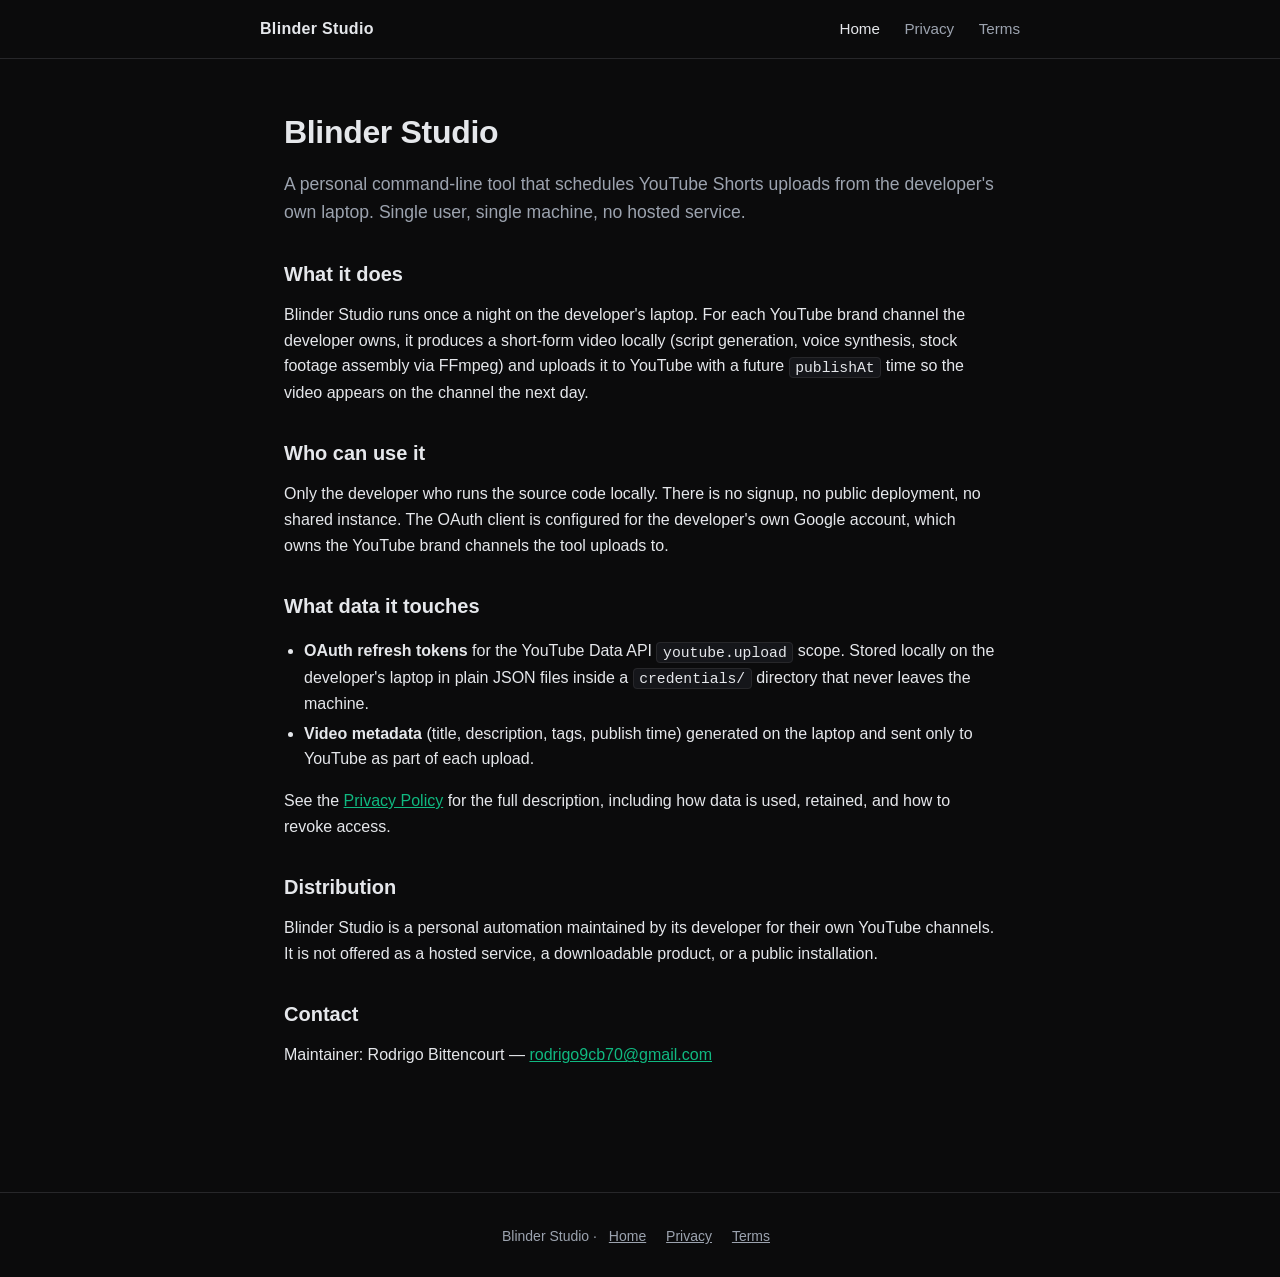
<file: index.html>
<!DOCTYPE html>
<html lang="en">
<head>
    <meta charset="UTF-8">
    <meta name="viewport" content="width=device-width, initial-scale=1.0">
    <title>Blinder Studio</title>
    <meta name="description" content="Blinder Studio is a personal command-line tool that schedules YouTube Shorts uploads from the developer's own laptop.">
    <!-- Google Search Console verification: replace the content below with the
         token Google gives you after adding the property at
         https://search.google.com/search-console (Domain or URL prefix). -->
    <meta name="google-site-verification" content="zmbJ94eIl1I_OO5s3TZQxR7ZvAHS45X0x0WiAyzN9FM">
    <link rel="stylesheet" href="style.css">
</head>
<body>
    <header>
        <div class="inner">
            <a href="/" class="brand">Blinder Studio</a>
            <nav>
                <a href="/" class="active">Home</a>
                <a href="privacy.html">Privacy</a>
                <a href="terms.html">Terms</a>
            </nav>
        </div>
    </header>

    <main>
        <h1>Blinder Studio</h1>
        <p class="lead">
            A personal command-line tool that schedules YouTube Shorts uploads from the
            developer's own laptop. Single user, single machine, no hosted service.
        </p>

        <h2>What it does</h2>
        <p>
            Blinder Studio runs once a night on the developer's laptop. For each YouTube
            brand channel the developer owns, it produces a short-form video locally
            (script generation, voice synthesis, stock footage assembly via FFmpeg) and
            uploads it to YouTube with a future <code>publishAt</code> time so the video
            appears on the channel the next day.
        </p>

        <h2>Who can use it</h2>
        <p>
            Only the developer who runs the source code locally. There is no signup,
            no public deployment, no shared instance. The OAuth client is configured
            for the developer's own Google account, which owns the YouTube brand
            channels the tool uploads to.
        </p>

        <h2>What data it touches</h2>
        <ul>
            <li>
                <strong>OAuth refresh tokens</strong> for the YouTube Data API
                <code>youtube.upload</code> scope. Stored locally on the developer's
                laptop in plain JSON files inside a <code>credentials/</code>
                directory that never leaves the machine.
            </li>
            <li>
                <strong>Video metadata</strong> (title, description, tags, publish time)
                generated on the laptop and sent only to YouTube as part of each upload.
            </li>
        </ul>
        <p>
            See the <a href="privacy.html">Privacy Policy</a> for the full description,
            including how data is used, retained, and how to revoke access.
        </p>

        <h2>Distribution</h2>
        <p>
            Blinder Studio is a personal automation maintained by its developer for
            their own YouTube channels. It is not offered as a hosted service, a
            downloadable product, or a public installation.
        </p>

        <h2>Contact</h2>
        <p>
            Maintainer: Rodrigo Bittencourt &mdash;
            <a href="mailto:rodrigo9cb70@gmail.com">rodrigo9cb70@gmail.com</a>
        </p>
    </main>

    <footer>
        Blinder Studio &middot;
        <a href="/">Home</a>
        <a href="privacy.html">Privacy</a>
        <a href="terms.html">Terms</a>
    </footer>
</body>
</html>
</file>
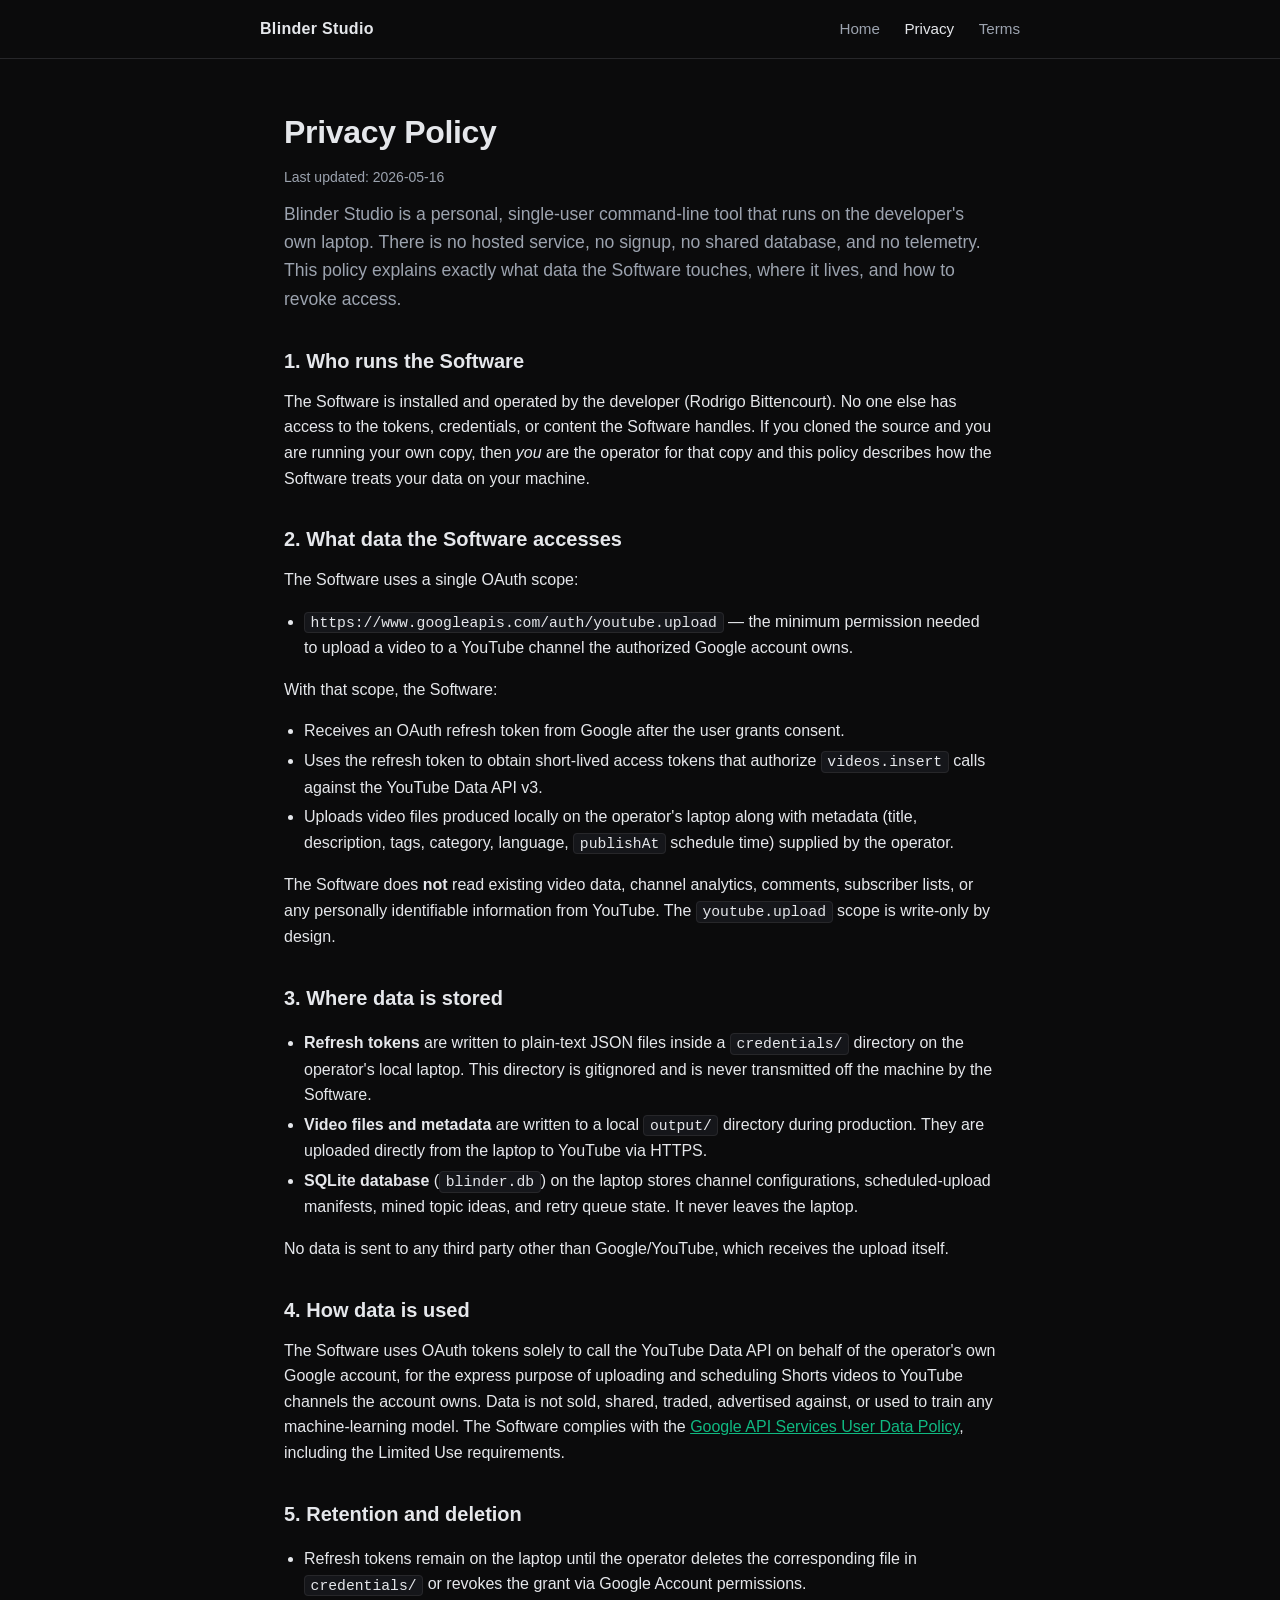
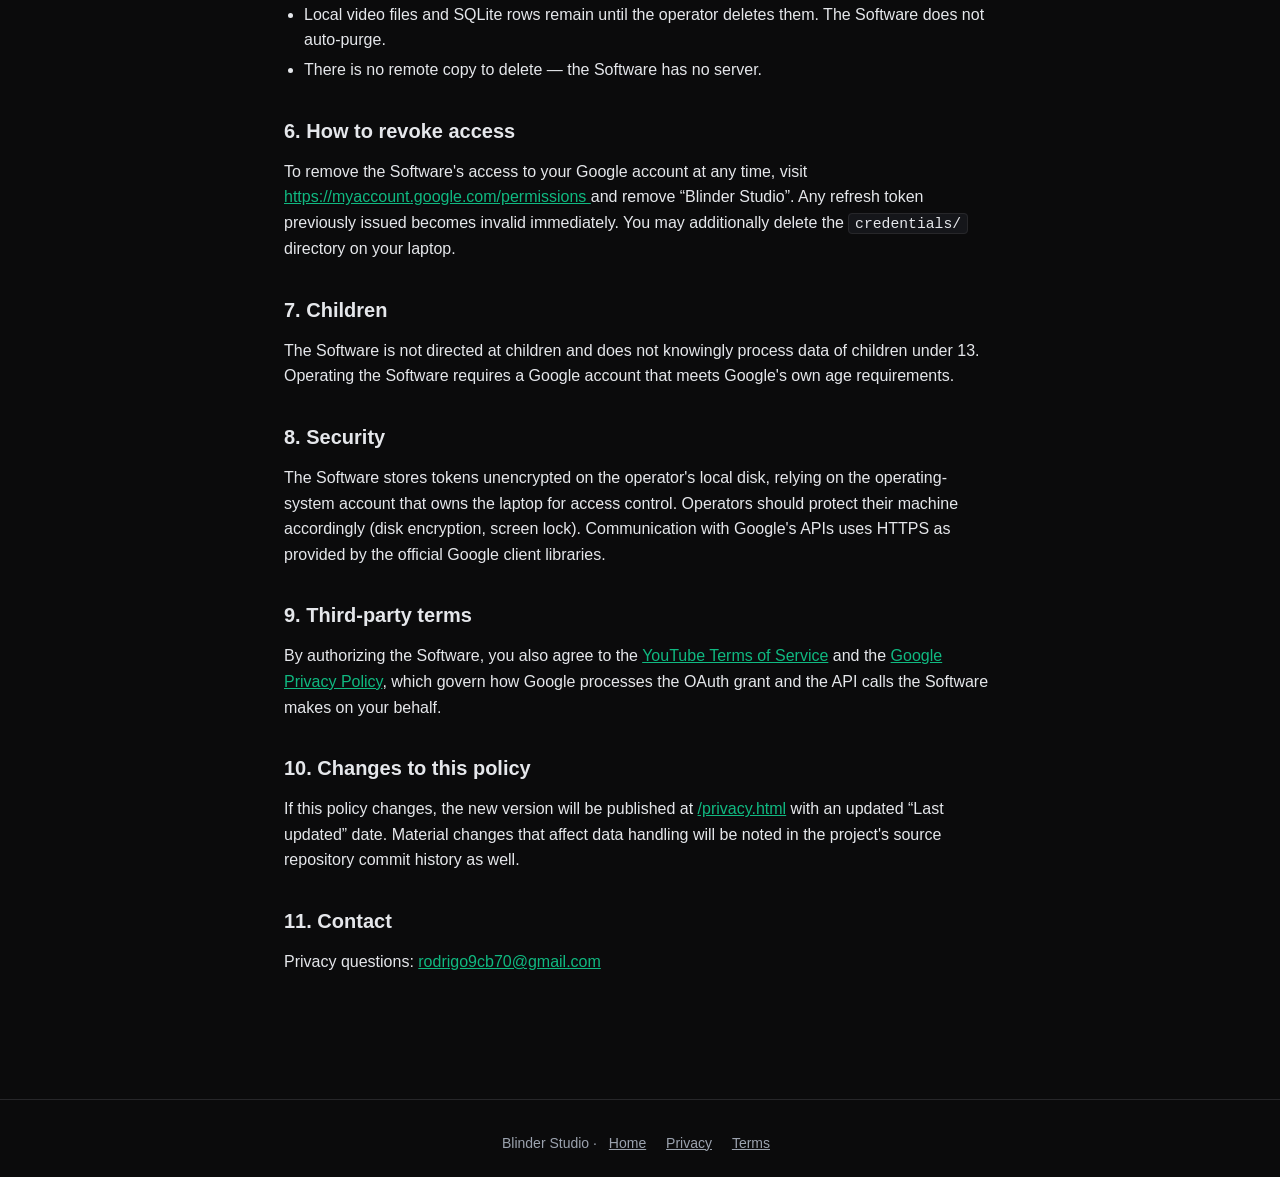
<file: privacy.html>
<!DOCTYPE html>
<html lang="en">
<head>
    <meta charset="UTF-8">
    <meta name="viewport" content="width=device-width, initial-scale=1.0">
    <title>Privacy Policy &mdash; Blinder Studio</title>
    <meta name="description" content="Privacy Policy for Blinder Studio, a personal YouTube Shorts scheduling tool.">
    <link rel="stylesheet" href="style.css">
</head>
<body>
    <header>
        <div class="inner">
            <a href="/" class="brand">Blinder Studio</a>
            <nav>
                <a href="/">Home</a>
                <a href="privacy.html" class="active">Privacy</a>
                <a href="terms.html">Terms</a>
            </nav>
        </div>
    </header>

    <main>
        <h1>Privacy Policy</h1>
        <p class="meta">Last updated: 2026-05-16</p>

        <p class="lead">
            Blinder Studio is a personal, single-user command-line tool that runs on
            the developer's own laptop. There is no hosted service, no signup, no
            shared database, and no telemetry. This policy explains exactly what data
            the Software touches, where it lives, and how to revoke access.
        </p>

        <h2>1. Who runs the Software</h2>
        <p>
            The Software is installed and operated by the developer (Rodrigo
            Bittencourt). No one else has access to the tokens, credentials, or
            content the Software handles. If you cloned the source and you are running
            your own copy, then <em>you</em> are the operator for that copy and this
            policy describes how the Software treats your data on your machine.
        </p>

        <h2>2. What data the Software accesses</h2>
        <p>The Software uses a single OAuth scope:</p>
        <ul>
            <li>
                <code>https://www.googleapis.com/auth/youtube.upload</code> &mdash;
                the minimum permission needed to upload a video to a YouTube channel
                the authorized Google account owns.
            </li>
        </ul>
        <p>
            With that scope, the Software:
        </p>
        <ul>
            <li>Receives an OAuth refresh token from Google after the user grants consent.</li>
            <li>
                Uses the refresh token to obtain short-lived access tokens that
                authorize <code>videos.insert</code> calls against the YouTube
                Data API v3.
            </li>
            <li>
                Uploads video files produced locally on the operator's laptop along
                with metadata (title, description, tags, category, language,
                <code>publishAt</code> schedule time) supplied by the operator.
            </li>
        </ul>
        <p>
            The Software does <strong>not</strong> read existing video data, channel
            analytics, comments, subscriber lists, or any personally identifiable
            information from YouTube. The <code>youtube.upload</code> scope is
            write-only by design.
        </p>

        <h2>3. Where data is stored</h2>
        <ul>
            <li>
                <strong>Refresh tokens</strong> are written to plain-text JSON files
                inside a <code>credentials/</code> directory on the operator's local
                laptop. This directory is gitignored and is never transmitted off the
                machine by the Software.
            </li>
            <li>
                <strong>Video files and metadata</strong> are written to a local
                <code>output/</code> directory during production. They are uploaded
                directly from the laptop to YouTube via HTTPS.
            </li>
            <li>
                <strong>SQLite database</strong> (<code>blinder.db</code>) on the
                laptop stores channel configurations, scheduled-upload manifests,
                mined topic ideas, and retry queue state. It never leaves the
                laptop.
            </li>
        </ul>
        <p>
            No data is sent to any third party other than Google/YouTube, which
            receives the upload itself.
        </p>

        <h2>4. How data is used</h2>
        <p>
            The Software uses OAuth tokens solely to call the YouTube Data API on
            behalf of the operator's own Google account, for the express purpose of
            uploading and scheduling Shorts videos to YouTube channels the account
            owns. Data is not sold, shared, traded, advertised against, or used to
            train any machine-learning model. The Software complies with the
            <a href="https://developers.google.com/terms/api-services-user-data-policy"
               rel="noopener">Google API Services User Data Policy</a>,
            including the Limited Use requirements.
        </p>

        <h2>5. Retention and deletion</h2>
        <ul>
            <li>
                Refresh tokens remain on the laptop until the operator deletes the
                corresponding file in <code>credentials/</code> or revokes the grant
                via Google Account permissions.
            </li>
            <li>
                Local video files and SQLite rows remain until the operator deletes
                them. The Software does not auto-purge.
            </li>
            <li>
                There is no remote copy to delete &mdash; the Software has no server.
            </li>
        </ul>

        <h2>6. How to revoke access</h2>
        <p>
            To remove the Software's access to your Google account at any time, visit
            <a href="https://myaccount.google.com/permissions" rel="noopener">
                https://myaccount.google.com/permissions
            </a>
            and remove &ldquo;Blinder Studio&rdquo;. Any refresh token previously
            issued becomes invalid immediately. You may additionally delete the
            <code>credentials/</code> directory on your laptop.
        </p>

        <h2>7. Children</h2>
        <p>
            The Software is not directed at children and does not knowingly process
            data of children under 13. Operating the Software requires a Google
            account that meets Google's own age requirements.
        </p>

        <h2>8. Security</h2>
        <p>
            The Software stores tokens unencrypted on the operator's local disk,
            relying on the operating-system account that owns the laptop for access
            control. Operators should protect their machine accordingly (disk
            encryption, screen lock). Communication with Google's APIs uses HTTPS as
            provided by the official Google client libraries.
        </p>

        <h2>9. Third-party terms</h2>
        <p>
            By authorizing the Software, you also agree to the
            <a href="https://www.youtube.com/t/terms" rel="noopener">YouTube Terms of Service</a>
            and the
            <a href="https://policies.google.com/privacy" rel="noopener">Google Privacy Policy</a>,
            which govern how Google processes the OAuth grant and the API calls the
            Software makes on your behalf.
        </p>

        <h2>10. Changes to this policy</h2>
        <p>
            If this policy changes, the new version will be published at
            <a href="privacy.html">/privacy.html</a> with an updated &ldquo;Last
            updated&rdquo; date. Material changes that affect data handling will be
            noted in the project's source repository commit history as well.
        </p>

        <h2>11. Contact</h2>
        <p>
            Privacy questions:
            <a href="mailto:rodrigo9cb70@gmail.com">rodrigo9cb70@gmail.com</a>
        </p>
    </main>

    <footer>
        Blinder Studio &middot;
        <a href="/">Home</a>
        <a href="privacy.html">Privacy</a>
        <a href="terms.html">Terms</a>
    </footer>
</body>
</html>
</file>
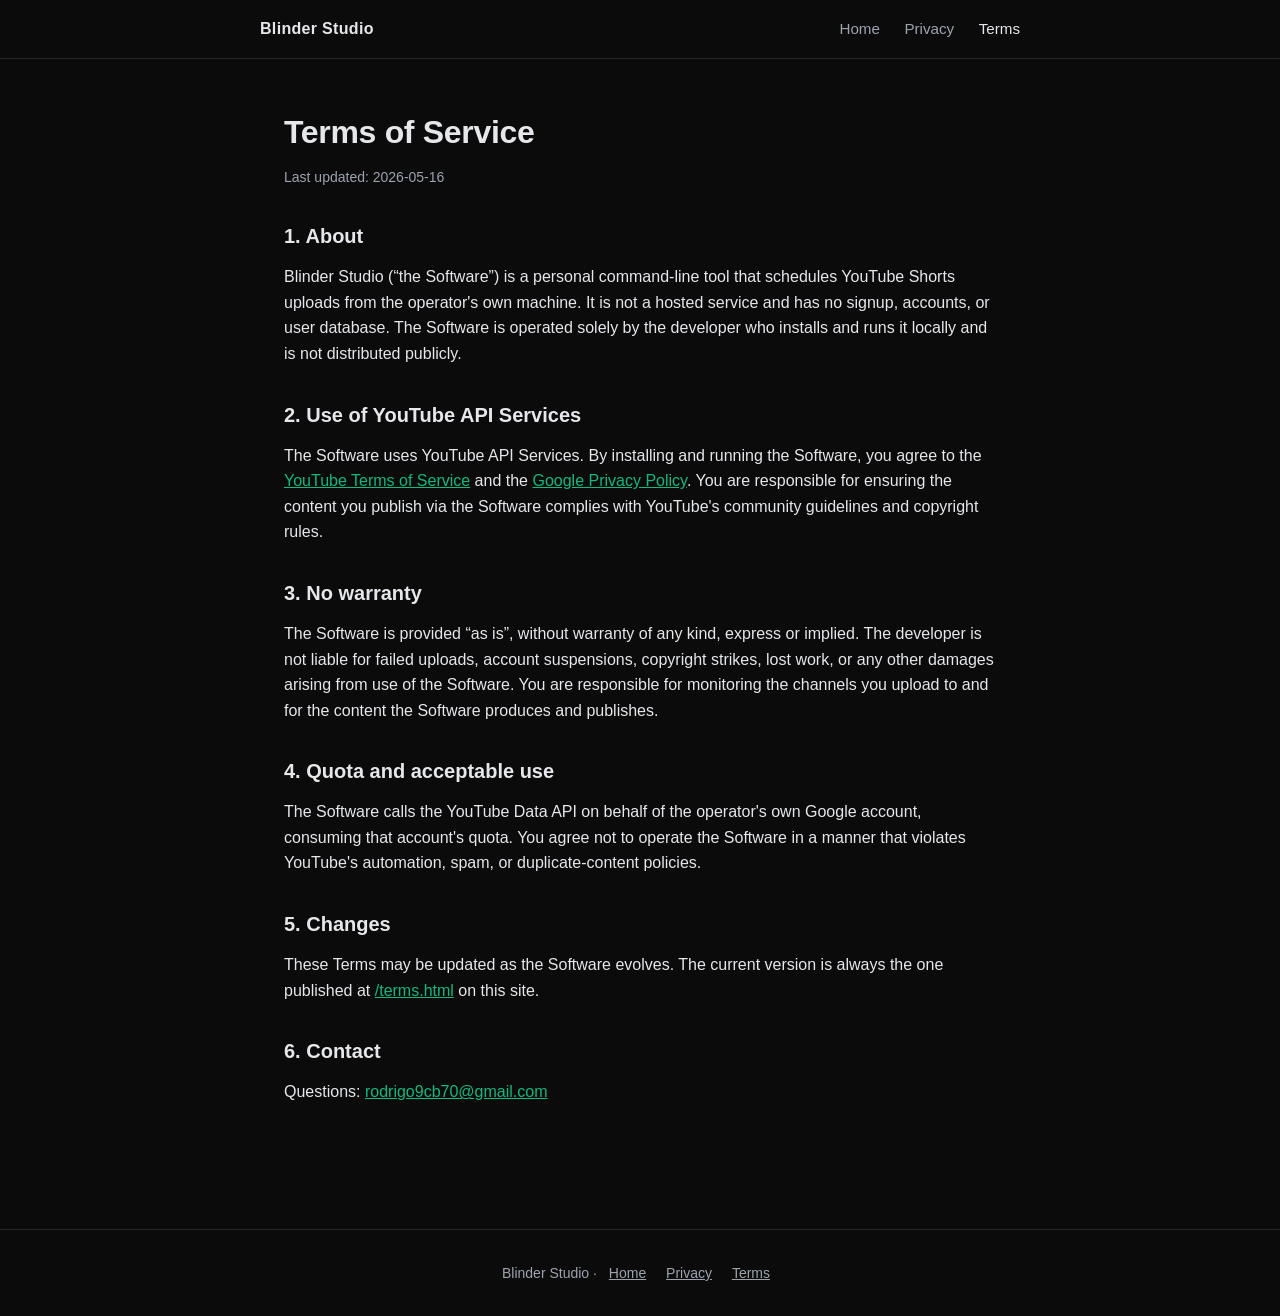
<file: terms.html>
<!DOCTYPE html>
<html lang="en">
<head>
    <meta charset="UTF-8">
    <meta name="viewport" content="width=device-width, initial-scale=1.0">
    <title>Terms of Service &mdash; Blinder Studio</title>
    <meta name="description" content="Terms of Service for Blinder Studio, a personal YouTube Shorts scheduling tool.">
    <link rel="stylesheet" href="style.css">
</head>
<body>
    <header>
        <div class="inner">
            <a href="/" class="brand">Blinder Studio</a>
            <nav>
                <a href="/">Home</a>
                <a href="privacy.html">Privacy</a>
                <a href="terms.html" class="active">Terms</a>
            </nav>
        </div>
    </header>

    <main>
        <h1>Terms of Service</h1>
        <p class="meta">Last updated: 2026-05-16</p>

        <h2>1. About</h2>
        <p>
            Blinder Studio (&ldquo;the Software&rdquo;) is a personal command-line
            tool that schedules YouTube Shorts uploads from the operator's own
            machine. It is not a hosted service and has no signup, accounts, or
            user database. The Software is operated solely by the developer who
            installs and runs it locally and is not distributed publicly.
        </p>

        <h2>2. Use of YouTube API Services</h2>
        <p>
            The Software uses YouTube API Services. By installing and running the
            Software, you agree to the
            <a href="https://www.youtube.com/t/terms" rel="noopener">YouTube Terms of Service</a>
            and the
            <a href="https://policies.google.com/privacy" rel="noopener">Google Privacy Policy</a>.
            You are responsible for ensuring the content you publish via the Software
            complies with YouTube's community guidelines and copyright rules.
        </p>

        <h2>3. No warranty</h2>
        <p>
            The Software is provided &ldquo;as is&rdquo;, without warranty of any kind,
            express or implied. The developer is not liable for failed uploads, account
            suspensions, copyright strikes, lost work, or any other damages arising
            from use of the Software. You are responsible for monitoring the channels
            you upload to and for the content the Software produces and publishes.
        </p>

        <h2>4. Quota and acceptable use</h2>
        <p>
            The Software calls the YouTube Data API on behalf of the operator's own
            Google account, consuming that account's quota. You agree not to operate
            the Software in a manner that violates YouTube's automation, spam, or
            duplicate-content policies.
        </p>

        <h2>5. Changes</h2>
        <p>
            These Terms may be updated as the Software evolves. The current version is
            always the one published at
            <a href="terms.html">/terms.html</a> on this site.
        </p>

        <h2>6. Contact</h2>
        <p>
            Questions: <a href="mailto:rodrigo9cb70@gmail.com">rodrigo9cb70@gmail.com</a>
        </p>
    </main>

    <footer>
        Blinder Studio &middot;
        <a href="/">Home</a>
        <a href="privacy.html">Privacy</a>
        <a href="terms.html">Terms</a>
    </footer>
</body>
</html>
</file>
<file: style.css>
/* Minimal stylesheet for Blinder Studio public pages.
   Aimed at readability + a clean look during the Google OAuth audit. */

:root {
    --bg: #0b0b0c;
    --bg-elev: #15161a;
    --fg: #e5e7eb;
    --fg-muted: #9ca3af;
    --accent: #10b981;
    --border: #27272a;
}

* {
    box-sizing: border-box;
}

html {
    color-scheme: dark;
}

body {
    margin: 0;
    background: var(--bg);
    color: var(--fg);
    font-family: -apple-system, BlinkMacSystemFont, "Segoe UI", Roboto, Helvetica, Arial, sans-serif;
    line-height: 1.6;
}

main {
    max-width: 760px;
    margin: 0 auto;
    padding: 3rem 1.5rem 4rem;
}

header {
    border-bottom: 1px solid var(--border);
    padding: 1rem 1.5rem;
}

header .inner {
    max-width: 760px;
    margin: 0 auto;
    display: flex;
    align-items: center;
    justify-content: space-between;
}

header a.brand {
    color: var(--fg);
    text-decoration: none;
    font-weight: 700;
    letter-spacing: 0.02em;
}

header nav a {
    color: var(--fg-muted);
    text-decoration: none;
    margin-left: 1.25rem;
    font-size: 0.95rem;
}

header nav a:hover,
header nav a.active {
    color: var(--fg);
}

h1 {
    font-size: 2rem;
    margin: 0 0 0.5rem;
    letter-spacing: -0.01em;
}

h2 {
    font-size: 1.25rem;
    margin: 2rem 0 0.5rem;
    color: var(--fg);
}

p {
    margin: 0.75rem 0;
}

a {
    color: var(--accent);
}

.lead {
    color: var(--fg-muted);
    font-size: 1.1rem;
    margin-bottom: 1.5rem;
}

ul {
    padding-left: 1.25rem;
}

li {
    margin: 0.25rem 0;
}

.meta {
    color: var(--fg-muted);
    font-size: 0.875rem;
    margin-top: 0.5rem;
}

footer {
    color: var(--fg-muted);
    font-size: 0.875rem;
    text-align: center;
    padding: 2rem 1rem;
    border-top: 1px solid var(--border);
    margin-top: 3rem;
}

footer a {
    color: var(--fg-muted);
    margin: 0 0.5rem;
}

code, pre {
    font-family: ui-monospace, SFMono-Regular, Menlo, Consolas, monospace;
    background: var(--bg-elev);
    border: 1px solid var(--border);
    border-radius: 4px;
}

code {
    padding: 0.1rem 0.35rem;
    font-size: 0.92em;
}

pre {
    padding: 0.75rem;
    overflow-x: auto;
}
</file>
